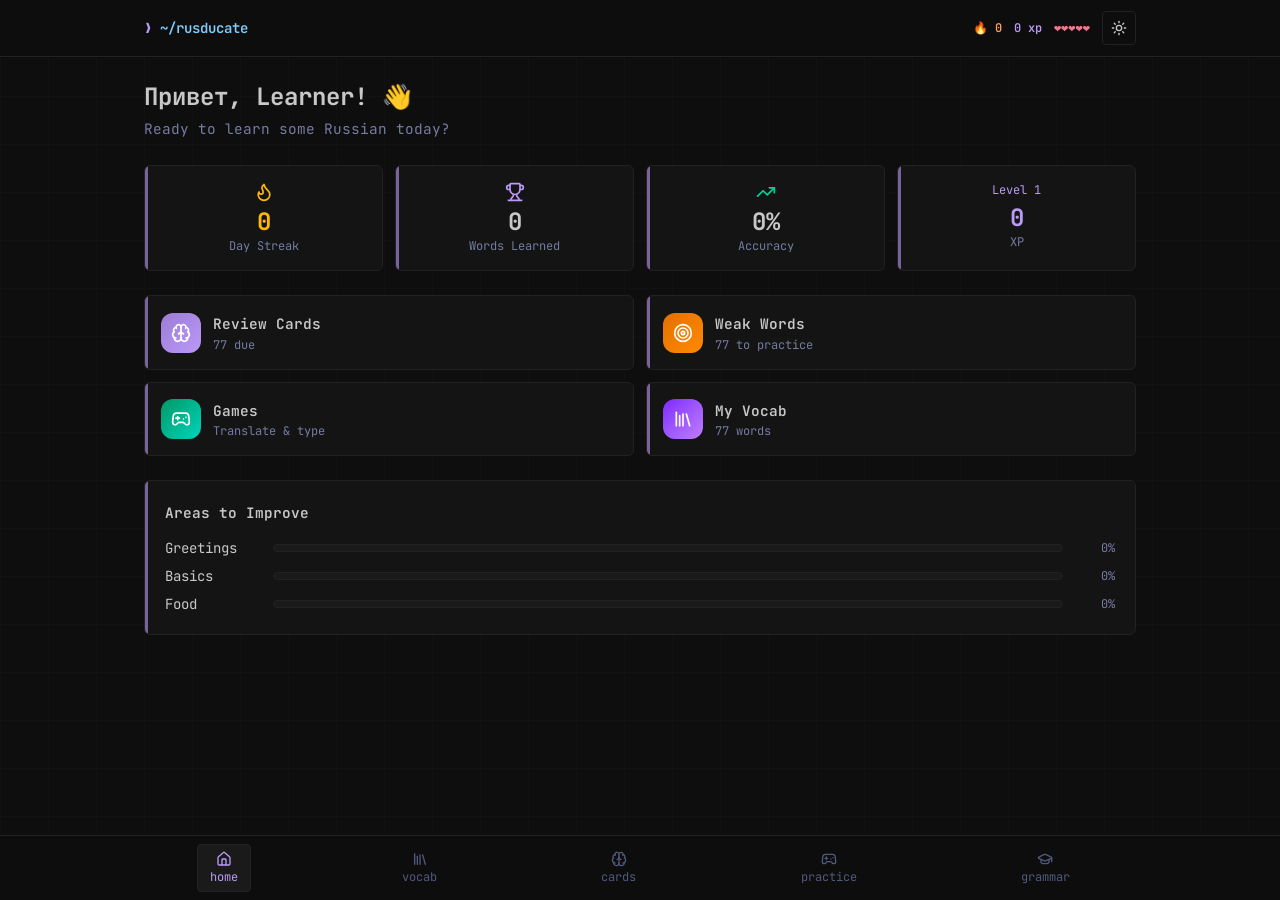
<file: rus/index.html>
<!doctype html>
<html lang="en">
  <head>
    <meta charset="UTF-8" />
    <link rel="icon" type="image/svg+xml" href="/rus/favicon.svg" />
    <meta name="viewport" content="width=device-width, initial-scale=1.0, viewport-fit=cover" />
    <meta name="theme-color" content="#0e0e0e" />
    <meta name="description" content="RusDucate — personalized Russian learning with spaced repetition" />
    <link rel="preconnect" href="https://fonts.googleapis.com" />
    <link rel="preconnect" href="https://fonts.gstatic.com" crossorigin />
    <link href="https://fonts.googleapis.com/css2?family=JetBrains+Mono:wght@400;500;600;700&display=swap" rel="stylesheet" />
    <title>RusDucate — Learn Russian</title>
    <script type="module" crossorigin src="/rus/assets/index-DxZnuaOC.js"></script>
    <link rel="stylesheet" crossorigin href="/rus/assets/index-D4FhPcSo.css">
  <link rel="manifest" href="/rus/manifest.webmanifest"><script id="vite-plugin-pwa:register-sw" src="/rus/registerSW.js"></script></head>
  <body>
    <div id="root"></div>
  </body>
</html>
</file>
<file: rus/assets/index-D4FhPcSo.css>
/*! tailwindcss v4.3.1 | MIT License | https://tailwindcss.com */
@layer properties{@supports (((-webkit-hyphens:none)) and (not (margin-trim:inline))) or ((-moz-orient:inline) and (not (color:rgb(from red r g b)))){*,:before,:after,::backdrop{--tw-translate-x:0;--tw-translate-y:0;--tw-translate-z:0;--tw-rotate-x:initial;--tw-rotate-y:initial;--tw-rotate-z:initial;--tw-skew-x:initial;--tw-skew-y:initial;--tw-space-y-reverse:0;--tw-border-style:solid;--tw-gradient-position:initial;--tw-gradient-from:#0000;--tw-gradient-via:#0000;--tw-gradient-to:#0000;--tw-gradient-stops:initial;--tw-gradient-via-stops:initial;--tw-gradient-from-position:0%;--tw-gradient-via-position:50%;--tw-gradient-to-position:100%;--tw-leading:initial;--tw-font-weight:initial;--tw-tracking:initial;--tw-shadow:0 0 #0000;--tw-shadow-color:initial;--tw-shadow-alpha:100%;--tw-inset-shadow:0 0 #0000;--tw-inset-shadow-color:initial;--tw-inset-shadow-alpha:100%;--tw-ring-color:initial;--tw-ring-shadow:0 0 #0000;--tw-inset-ring-color:initial;--tw-inset-ring-shadow:0 0 #0000;--tw-ring-inset:initial;--tw-ring-offset-width:0px;--tw-ring-offset-color:#fff;--tw-ring-offset-shadow:0 0 #0000;--tw-outline-style:solid;--tw-blur:initial;--tw-brightness:initial;--tw-contrast:initial;--tw-grayscale:initial;--tw-hue-rotate:initial;--tw-invert:initial;--tw-opacity:initial;--tw-saturate:initial;--tw-sepia:initial;--tw-drop-shadow:initial;--tw-drop-shadow-color:initial;--tw-drop-shadow-alpha:100%;--tw-drop-shadow-size:initial;--tw-backdrop-blur:initial;--tw-backdrop-brightness:initial;--tw-backdrop-contrast:initial;--tw-backdrop-grayscale:initial;--tw-backdrop-hue-rotate:initial;--tw-backdrop-invert:initial;--tw-backdrop-opacity:initial;--tw-backdrop-saturate:initial;--tw-backdrop-sepia:initial;--tw-duration:initial;--tw-scale-x:1;--tw-scale-y:1;--tw-scale-z:1}}}@layer theme{:root,:host{--font-sans:"JetBrains Mono", "SF Mono", "Menlo", monospace;--font-mono:"JetBrains Mono", "SF Mono", "Menlo", monospace;--color-red-300:oklch(80.8% .114 19.571);--color-red-400:oklch(70.4% .191 22.216);--color-red-500:oklch(63.7% .237 25.331);--color-red-600:oklch(57.7% .245 27.325);--color-orange-400:oklch(75% .183 55.934);--color-orange-500:oklch(70.5% .213 47.604);--color-orange-600:oklch(64.6% .222 41.116);--color-amber-100:oklch(96.2% .059 95.617);--color-amber-400:oklch(82.8% .189 84.429);--color-amber-500:oklch(76.9% .188 70.08);--color-amber-600:oklch(66.6% .179 58.318);--color-emerald-200:oklch(90.5% .093 164.15);--color-emerald-300:oklch(84.5% .143 164.978);--color-emerald-400:oklch(76.5% .177 163.223);--color-emerald-500:oklch(69.6% .17 162.48);--color-emerald-600:oklch(59.6% .145 163.225);--color-teal-400:oklch(77.7% .152 181.912);--color-violet-600:oklch(54.1% .281 293.009);--color-purple-400:oklch(71.4% .203 305.504);--color-white:#fff;--spacing:.25rem;--container-xs:20rem;--container-sm:24rem;--container-md:28rem;--container-lg:32rem;--container-5xl:64rem;--text-xs:.75rem;--text-xs--line-height:calc(1 / .75);--text-sm:.875rem;--text-sm--line-height:calc(1.25 / .875);--text-lg:1.125rem;--text-lg--line-height:calc(1.75 / 1.125);--text-xl:1.25rem;--text-xl--line-height:calc(1.75 / 1.25);--text-2xl:1.5rem;--text-2xl--line-height:calc(2 / 1.5);--text-3xl:1.875rem;--text-3xl--line-height:calc(2.25 / 1.875);--text-4xl:2.25rem;--text-4xl--line-height:calc(2.5 / 2.25);--text-5xl:3rem;--text-5xl--line-height:1;--font-weight-medium:500;--font-weight-semibold:600;--font-weight-bold:700;--tracking-wider:.05em;--leading-relaxed:1.625;--radius-sm:.25rem;--radius-md:.375rem;--radius-lg:.5rem;--radius-xl:.75rem;--animate-pulse:pulse 2s cubic-bezier(.4, 0, .6, 1) infinite;--blur-xl:24px;--default-transition-duration:.15s;--default-transition-timing-function:cubic-bezier(.4, 0, .2, 1);--default-font-family:var(--font-sans);--default-mono-font-family:var(--font-mono);--color-brand-300:#bb9af7;--color-brand-400:#bb9af7;--color-brand-500:#9d7cd8;--color-brand-600:#9d7cd8;--color-surface:#0e0e0e;--color-surface-raised:#1a1a1a;--color-surface-card:#141414;--color-cyan:#7dcfff}}@layer base{*,:after,:before,::backdrop{box-sizing:border-box;border:0 solid;margin:0;padding:0}::file-selector-button{box-sizing:border-box;border:0 solid;margin:0;padding:0}html,:host{-webkit-text-size-adjust:100%;tab-size:4;line-height:1.5;font-family:var(--default-font-family,ui-sans-serif, system-ui, sans-serif, "Apple Color Emoji", "Segoe UI Emoji", "Segoe UI Symbol", "Noto Color Emoji");font-feature-settings:var(--default-font-feature-settings,normal);font-variation-settings:var(--default-font-variation-settings,normal);-webkit-tap-highlight-color:transparent}hr{height:0;color:inherit;border-top-width:1px}abbr:where([title]){-webkit-text-decoration:underline dotted;text-decoration:underline dotted}h1,h2,h3,h4,h5,h6{font-size:inherit;font-weight:inherit}a{color:inherit;-webkit-text-decoration:inherit;-webkit-text-decoration:inherit;-webkit-text-decoration:inherit;-webkit-text-decoration:inherit;text-decoration:inherit}b,strong{font-weight:bolder}code,kbd,samp,pre{font-family:var(--default-mono-font-family,ui-monospace, SFMono-Regular, Menlo, Monaco, Consolas, "Liberation Mono", "Courier New", monospace);font-feature-settings:var(--default-mono-font-feature-settings,normal);font-variation-settings:var(--default-mono-font-variation-settings,normal);font-size:1em}small{font-size:80%}sub,sup{vertical-align:baseline;font-size:75%;line-height:0;position:relative}sub{bottom:-.25em}sup{top:-.5em}table{text-indent:0;border-color:inherit;border-collapse:collapse}:-moz-focusring{outline:auto}progress{vertical-align:baseline}summary{display:list-item}ol,ul,menu{list-style:none}img,svg,video,canvas,audio,iframe,embed,object{vertical-align:middle;display:block}img,video{max-width:100%;height:auto}button,input,select,optgroup,textarea{font:inherit;font-feature-settings:inherit;font-variation-settings:inherit;letter-spacing:inherit;color:inherit;opacity:1;background-color:#0000;border-radius:0}::file-selector-button{font:inherit;font-feature-settings:inherit;font-variation-settings:inherit;letter-spacing:inherit;color:inherit;opacity:1;background-color:#0000;border-radius:0}:where(select:is([multiple],[size])) optgroup{font-weight:bolder}:where(select:is([multiple],[size])) optgroup option{padding-inline-start:20px}::file-selector-button{margin-inline-end:4px}::placeholder{opacity:1}@supports (not ((-webkit-appearance:-apple-pay-button))) or (contain-intrinsic-size:1px){::placeholder{color:currentColor}@supports (color:color-mix(in lab, red, red)){::placeholder{color:color-mix(in oklab, currentcolor 50%, transparent)}}}textarea{resize:vertical}::-webkit-search-decoration{-webkit-appearance:none}::-webkit-date-and-time-value{min-height:1lh;text-align:inherit}::-webkit-datetime-edit{display:inline-flex}::-webkit-datetime-edit-fields-wrapper{padding:0}::-webkit-datetime-edit{padding-block:0}::-webkit-datetime-edit-year-field{padding-block:0}::-webkit-datetime-edit-month-field{padding-block:0}::-webkit-datetime-edit-day-field{padding-block:0}::-webkit-datetime-edit-hour-field{padding-block:0}::-webkit-datetime-edit-minute-field{padding-block:0}::-webkit-datetime-edit-second-field{padding-block:0}::-webkit-datetime-edit-millisecond-field{padding-block:0}::-webkit-datetime-edit-meridiem-field{padding-block:0}::-webkit-calendar-picker-indicator{line-height:1}:-moz-ui-invalid{box-shadow:none}button,input:where([type=button],[type=reset],[type=submit]){appearance:button}::file-selector-button{appearance:button}::-webkit-inner-spin-button{height:auto}::-webkit-outer-spin-button{height:auto}[hidden]:where(:not([hidden=until-found])){display:none!important}}@layer components;@layer utilities{.absolute{position:absolute}.fixed{position:fixed}.relative{position:relative}.sticky{position:sticky}.inset-x-0{inset-inline:0}.top-0{top:0}.top-1\/2{top:50%}.bottom-0{bottom:0}.left-0{left:0}.left-3{left:calc(var(--spacing) * 3)}.z-50{z-index:50}.mx-auto{margin-inline:auto}.mt-1{margin-top:var(--spacing)}.mt-2{margin-top:calc(var(--spacing) * 2)}.mt-3{margin-top:calc(var(--spacing) * 3)}.mt-4{margin-top:calc(var(--spacing) * 4)}.mt-6{margin-top:calc(var(--spacing) * 6)}.mb-1{margin-bottom:var(--spacing)}.mb-2{margin-bottom:calc(var(--spacing) * 2)}.mb-3{margin-bottom:calc(var(--spacing) * 3)}.mb-4{margin-bottom:calc(var(--spacing) * 4)}.mb-6{margin-bottom:calc(var(--spacing) * 6)}.ml-2{margin-left:calc(var(--spacing) * 2)}.flex{display:flex}.grid{display:grid}.hidden{display:none}.inline-block{display:inline-block}.inline-flex{display:inline-flex}.table{display:table}.h-1\.5{height:calc(var(--spacing) * 1.5)}.h-2{height:calc(var(--spacing) * 2)}.h-2\.5{height:calc(var(--spacing) * 2.5)}.h-3{height:calc(var(--spacing) * 3)}.h-4{height:calc(var(--spacing) * 4)}.h-5{height:calc(var(--spacing) * 5)}.h-10{height:calc(var(--spacing) * 10)}.h-14{height:calc(var(--spacing) * 14)}.h-full{height:100%}.min-h-\[48px\]{min-height:48px}.min-h-\[200px\]{min-height:200px}.min-h-dvh{min-height:100dvh}.w-2\.5{width:calc(var(--spacing) * 2.5)}.w-3{width:calc(var(--spacing) * 3)}.w-4{width:calc(var(--spacing) * 4)}.w-5{width:calc(var(--spacing) * 5)}.w-10{width:calc(var(--spacing) * 10)}.w-24{width:calc(var(--spacing) * 24)}.w-\[3px\]{width:3px}.w-full{width:100%}.max-w-5xl{max-width:var(--container-5xl)}.max-w-lg{max-width:var(--container-lg)}.max-w-md{max-width:var(--container-md)}.max-w-sm{max-width:var(--container-sm)}.max-w-xs{max-width:var(--container-xs)}.min-w-0{min-width:0}.min-w-\[3rem\]{min-width:3rem}.min-w-\[200px\]{min-width:200px}.flex-1{flex:1}.shrink-0{flex-shrink:0}.-translate-y-1\/2{--tw-translate-y:calc(calc(1 / 2 * 100%) * -1);translate:var(--tw-translate-x) var(--tw-translate-y)}.transform{transform:var(--tw-rotate-x,) var(--tw-rotate-y,) var(--tw-rotate-z,) var(--tw-skew-x,) var(--tw-skew-y,)}.animate-pulse{animation:var(--animate-pulse)}.cursor-pointer{cursor:pointer}.grid-cols-1{grid-template-columns:repeat(1,minmax(0,1fr))}.grid-cols-2{grid-template-columns:repeat(2,minmax(0,1fr))}.grid-cols-4{grid-template-columns:repeat(4,minmax(0,1fr))}.flex-col{flex-direction:column}.flex-wrap{flex-wrap:wrap}.items-baseline{align-items:baseline}.items-center{align-items:center}.items-start{align-items:flex-start}.justify-around{justify-content:space-around}.justify-between{justify-content:space-between}.justify-center{justify-content:center}.justify-end{justify-content:flex-end}.gap-0\.5{gap:calc(var(--spacing) * .5)}.gap-1{gap:var(--spacing)}.gap-1\.5{gap:calc(var(--spacing) * 1.5)}.gap-2{gap:calc(var(--spacing) * 2)}.gap-3{gap:calc(var(--spacing) * 3)}:where(.space-y-2>:not(:last-child)){--tw-space-y-reverse:0;margin-block-start:calc(calc(var(--spacing) * 2) * var(--tw-space-y-reverse));margin-block-end:calc(calc(var(--spacing) * 2) * calc(1 - var(--tw-space-y-reverse)))}:where(.space-y-3>:not(:last-child)){--tw-space-y-reverse:0;margin-block-start:calc(calc(var(--spacing) * 3) * var(--tw-space-y-reverse));margin-block-end:calc(calc(var(--spacing) * 3) * calc(1 - var(--tw-space-y-reverse)))}:where(.space-y-4>:not(:last-child)){--tw-space-y-reverse:0;margin-block-start:calc(calc(var(--spacing) * 4) * var(--tw-space-y-reverse));margin-block-end:calc(calc(var(--spacing) * 4) * calc(1 - var(--tw-space-y-reverse)))}:where(.space-y-6>:not(:last-child)){--tw-space-y-reverse:0;margin-block-start:calc(calc(var(--spacing) * 6) * var(--tw-space-y-reverse));margin-block-end:calc(calc(var(--spacing) * 6) * calc(1 - var(--tw-space-y-reverse)))}.truncate{text-overflow:ellipsis;white-space:nowrap;overflow:hidden}.overflow-hidden{overflow:hidden}.overflow-x-auto{overflow-x:auto}.rounded-full{border-radius:3.40282e38px}.rounded-lg{border-radius:var(--radius-lg)}.rounded-md{border-radius:var(--radius-md)}.rounded-sm{border-radius:var(--radius-sm)}.rounded-xl{border-radius:var(--radius-xl)}.border{border-style:var(--tw-border-style);border-width:1px}.border-2{border-style:var(--tw-border-style);border-width:2px}.border-t{border-top-style:var(--tw-border-style);border-top-width:1px}.border-b{border-bottom-style:var(--tw-border-style);border-bottom-width:1px}.border-\[\#7aa2f7\]\/20{border-color:oklab(71.8977% -.0133505 -.131483/.2)}.border-\[\#9d7cd8\]{border-color:#9d7cd8}.border-\[\#222222\]{border-color:#222}.border-\[\#363636\]{border-color:#363636}.border-brand-500{border-color:var(--color-brand-500)}.border-brand-500\/20{border-color:#9d7cd833}@supports (color:color-mix(in lab, red, red)){.border-brand-500\/20{border-color:color-mix(in oklab, var(--color-brand-500) 20%, transparent)}}.border-brand-500\/30{border-color:#9d7cd84d}@supports (color:color-mix(in lab, red, red)){.border-brand-500\/30{border-color:color-mix(in oklab, var(--color-brand-500) 30%, transparent)}}.border-emerald-500{border-color:var(--color-emerald-500)}.border-emerald-500\/30{border-color:#00bb7f4d}@supports (color:color-mix(in lab, red, red)){.border-emerald-500\/30{border-color:color-mix(in oklab, var(--color-emerald-500) 30%, transparent)}}.border-red-500{border-color:var(--color-red-500)}.border-red-500\/20{border-color:#fb2c3633}@supports (color:color-mix(in lab, red, red)){.border-red-500\/20{border-color:color-mix(in oklab, var(--color-red-500) 20%, transparent)}}.border-red-500\/30{border-color:#fb2c364d}@supports (color:color-mix(in lab, red, red)){.border-red-500\/30{border-color:color-mix(in oklab, var(--color-red-500) 30%, transparent)}}.border-transparent{border-color:#0000}.bg-\[\#0e0e0e\]\/92{background-color:oklab(16.3758% -4.47035e-8 0/.92)}.bg-\[\#0e0e0e\]\/95{background-color:oklab(16.3758% -4.47035e-8 0/.95)}.bg-\[\#7aa2f7\]\/10{background-color:oklab(71.8977% -.0133505 -.131483/.1)}.bg-\[\#9ece6a\]{background-color:#9ece6a}.bg-\[\#080808\]{background-color:#080808}.bg-\[\#e0af68\]{background-color:#e0af68}.bg-\[\#ff5370\]{background-color:#ff5370}.bg-amber-500\/10{background-color:#f99c001a}@supports (color:color-mix(in lab, red, red)){.bg-amber-500\/10{background-color:color-mix(in oklab, var(--color-amber-500) 10%, transparent)}}.bg-amber-500\/70{background-color:#f99c00b3}@supports (color:color-mix(in lab, red, red)){.bg-amber-500\/70{background-color:color-mix(in oklab, var(--color-amber-500) 70%, transparent)}}.bg-brand-400{background-color:var(--color-brand-400)}.bg-brand-500{background-color:var(--color-brand-500)}.bg-brand-500\/10{background-color:#9d7cd81a}@supports (color:color-mix(in lab, red, red)){.bg-brand-500\/10{background-color:color-mix(in oklab, var(--color-brand-500) 10%, transparent)}}.bg-brand-600\/20{background-color:#9d7cd833}@supports (color:color-mix(in lab, red, red)){.bg-brand-600\/20{background-color:color-mix(in oklab, var(--color-brand-600) 20%, transparent)}}.bg-brand-600\/30{background-color:#9d7cd84d}@supports (color:color-mix(in lab, red, red)){.bg-brand-600\/30{background-color:color-mix(in oklab, var(--color-brand-600) 30%, transparent)}}.bg-brand-600\/80{background-color:#9d7cd8cc}@supports (color:color-mix(in lab, red, red)){.bg-brand-600\/80{background-color:color-mix(in oklab, var(--color-brand-600) 80%, transparent)}}.bg-emerald-500\/10{background-color:#00bb7f1a}@supports (color:color-mix(in lab, red, red)){.bg-emerald-500\/10{background-color:color-mix(in oklab, var(--color-emerald-500) 10%, transparent)}}.bg-emerald-600\/80{background-color:#009767cc}@supports (color:color-mix(in lab, red, red)){.bg-emerald-600\/80{background-color:color-mix(in oklab, var(--color-emerald-600) 80%, transparent)}}.bg-orange-600\/80{background-color:#f05100cc}@supports (color:color-mix(in lab, red, red)){.bg-orange-600\/80{background-color:color-mix(in oklab, var(--color-orange-600) 80%, transparent)}}.bg-red-500\/5{background-color:#fb2c360d}@supports (color:color-mix(in lab, red, red)){.bg-red-500\/5{background-color:color-mix(in oklab, var(--color-red-500) 5%, transparent)}}.bg-red-500\/10{background-color:#fb2c361a}@supports (color:color-mix(in lab, red, red)){.bg-red-500\/10{background-color:color-mix(in oklab, var(--color-red-500) 10%, transparent)}}.bg-red-600\/80{background-color:#e40014cc}@supports (color:color-mix(in lab, red, red)){.bg-red-600\/80{background-color:color-mix(in oklab, var(--color-red-600) 80%, transparent)}}.bg-surface{background-color:var(--color-surface)}.bg-surface-card{background-color:var(--color-surface-card)}.bg-surface-raised{background-color:var(--color-surface-raised)}.bg-transparent{background-color:#0000}.bg-gradient-to-br{--tw-gradient-position:to bottom right in oklab;background-image:linear-gradient(var(--tw-gradient-stops))}.bg-gradient-to-r{--tw-gradient-position:to right in oklab;background-image:linear-gradient(var(--tw-gradient-stops))}.from-amber-600{--tw-gradient-from:var(--color-amber-600);--tw-gradient-stops:var(--tw-gradient-via-stops,var(--tw-gradient-position), var(--tw-gradient-from) var(--tw-gradient-from-position), var(--tw-gradient-to) var(--tw-gradient-to-position))}.from-brand-600{--tw-gradient-from:var(--color-brand-600);--tw-gradient-stops:var(--tw-gradient-via-stops,var(--tw-gradient-position), var(--tw-gradient-from) var(--tw-gradient-from-position), var(--tw-gradient-to) var(--tw-gradient-to-position))}.from-emerald-600{--tw-gradient-from:var(--color-emerald-600);--tw-gradient-stops:var(--tw-gradient-via-stops,var(--tw-gradient-position), var(--tw-gradient-from) var(--tw-gradient-from-position), var(--tw-gradient-to) var(--tw-gradient-to-position))}.from-violet-600{--tw-gradient-from:var(--color-violet-600);--tw-gradient-stops:var(--tw-gradient-via-stops,var(--tw-gradient-position), var(--tw-gradient-from) var(--tw-gradient-from-position), var(--tw-gradient-to) var(--tw-gradient-to-position))}.to-brand-300{--tw-gradient-to:var(--color-brand-300);--tw-gradient-stops:var(--tw-gradient-via-stops,var(--tw-gradient-position), var(--tw-gradient-from) var(--tw-gradient-from-position), var(--tw-gradient-to) var(--tw-gradient-to-position))}.to-brand-400{--tw-gradient-to:var(--color-brand-400);--tw-gradient-stops:var(--tw-gradient-via-stops,var(--tw-gradient-position), var(--tw-gradient-from) var(--tw-gradient-from-position), var(--tw-gradient-to) var(--tw-gradient-to-position))}.to-orange-400{--tw-gradient-to:var(--color-orange-400);--tw-gradient-stops:var(--tw-gradient-via-stops,var(--tw-gradient-position), var(--tw-gradient-from) var(--tw-gradient-from-position), var(--tw-gradient-to) var(--tw-gradient-to-position))}.to-purple-400{--tw-gradient-to:var(--color-purple-400);--tw-gradient-stops:var(--tw-gradient-via-stops,var(--tw-gradient-position), var(--tw-gradient-from) var(--tw-gradient-from-position), var(--tw-gradient-to) var(--tw-gradient-to-position))}.to-teal-400{--tw-gradient-to:var(--color-teal-400);--tw-gradient-stops:var(--tw-gradient-via-stops,var(--tw-gradient-position), var(--tw-gradient-from) var(--tw-gradient-from-position), var(--tw-gradient-to) var(--tw-gradient-to-position))}.\!p-0{padding:0!important}.\!p-4{padding:calc(var(--spacing) * 4)!important}.\!p-6{padding:calc(var(--spacing) * 6)!important}.\!p-8{padding:calc(var(--spacing) * 8)!important}.p-2{padding:calc(var(--spacing) * 2)}.p-3{padding:calc(var(--spacing) * 3)}.p-4{padding:calc(var(--spacing) * 4)}.p-5{padding:calc(var(--spacing) * 5)}.p-6{padding:calc(var(--spacing) * 6)}.\!px-3{padding-inline:calc(var(--spacing) * 3)!important}.px-2{padding-inline:calc(var(--spacing) * 2)}.px-3{padding-inline:calc(var(--spacing) * 3)}.px-4{padding-inline:calc(var(--spacing) * 4)}.px-5{padding-inline:calc(var(--spacing) * 5)}.\!py-3{padding-block:calc(var(--spacing) * 3)!important}.py-0\.5{padding-block:calc(var(--spacing) * .5)}.py-1{padding-block:var(--spacing)}.py-1\.5{padding-block:calc(var(--spacing) * 1.5)}.py-2{padding-block:calc(var(--spacing) * 2)}.py-2\.5{padding-block:calc(var(--spacing) * 2.5)}.py-3{padding-block:calc(var(--spacing) * 3)}.py-6{padding-block:calc(var(--spacing) * 6)}.py-16{padding-block:calc(var(--spacing) * 16)}.pt-2{padding-top:calc(var(--spacing) * 2)}.pr-4{padding-right:calc(var(--spacing) * 4)}.pb-1{padding-bottom:var(--spacing)}.pb-5{padding-bottom:calc(var(--spacing) * 5)}.pb-24{padding-bottom:calc(var(--spacing) * 24)}.pl-10{padding-left:calc(var(--spacing) * 10)}.text-center{text-align:center}.text-left{text-align:left}.text-right{text-align:right}.font-mono{font-family:var(--font-mono)}.font-sans{font-family:var(--font-sans)}.text-2xl{font-size:var(--text-2xl);line-height:var(--tw-leading,var(--text-2xl--line-height))}.text-3xl{font-size:var(--text-3xl);line-height:var(--tw-leading,var(--text-3xl--line-height))}.text-4xl{font-size:var(--text-4xl);line-height:var(--tw-leading,var(--text-4xl--line-height))}.text-5xl{font-size:var(--text-5xl);line-height:var(--tw-leading,var(--text-5xl--line-height))}.text-lg{font-size:var(--text-lg);line-height:var(--tw-leading,var(--text-lg--line-height))}.text-sm{font-size:var(--text-sm);line-height:var(--tw-leading,var(--text-sm--line-height))}.text-xl{font-size:var(--text-xl);line-height:var(--tw-leading,var(--text-xl--line-height))}.text-xs{font-size:var(--text-xs);line-height:var(--tw-leading,var(--text-xs--line-height))}.leading-relaxed{--tw-leading:var(--leading-relaxed);line-height:var(--leading-relaxed)}.font-bold{--tw-font-weight:var(--font-weight-bold);font-weight:var(--font-weight-bold)}.font-medium{--tw-font-weight:var(--font-weight-medium);font-weight:var(--font-weight-medium)}.font-semibold{--tw-font-weight:var(--font-weight-semibold);font-weight:var(--font-weight-semibold)}.tracking-wider{--tw-tracking:var(--tracking-wider);letter-spacing:var(--tracking-wider)}.whitespace-nowrap{white-space:nowrap}.text-\[\#7aa2f7\]{color:#7aa2f7}.text-\[\#9ece6a\]{color:#9ece6a}.text-\[\#747ca1\]{color:#747ca1}.text-\[\#51597d\]{color:#51597d}.text-\[\#c8c8c8\]{color:#c8c8c8}.text-\[\#f7768e\]{color:#f7768e}.text-\[\#ff9e64\]{color:#ff9e64}.text-amber-100{color:var(--color-amber-100)}.text-amber-400{color:var(--color-amber-400)}.text-amber-400\/70{color:#fcbb00b3}@supports (color:color-mix(in lab, red, red)){.text-amber-400\/70{color:color-mix(in oklab, var(--color-amber-400) 70%, transparent)}}.text-amber-400\/80{color:#fcbb00cc}@supports (color:color-mix(in lab, red, red)){.text-amber-400\/80{color:color-mix(in oklab, var(--color-amber-400) 80%, transparent)}}.text-brand-300{color:var(--color-brand-300)}.text-brand-400{color:var(--color-brand-400)}.text-cyan{color:var(--color-cyan)}.text-emerald-200{color:var(--color-emerald-200)}.text-emerald-300{color:var(--color-emerald-300)}.text-emerald-400{color:var(--color-emerald-400)}.text-red-300{color:var(--color-red-300)}.text-red-400{color:var(--color-red-400)}.text-white{color:var(--color-white)}.uppercase{text-transform:uppercase}.italic{font-style:italic}.opacity-60{opacity:.6}.shadow-\[0_8px_32px_rgba\(0\,0\,0\,0\.45\)\]{--tw-shadow:0 8px 32px var(--tw-shadow-color,#00000073);box-shadow:var(--tw-inset-shadow), var(--tw-inset-ring-shadow), var(--tw-ring-offset-shadow), var(--tw-ring-shadow), var(--tw-shadow)}.outline{outline-style:var(--tw-outline-style);outline-width:1px}.filter{filter:var(--tw-blur,) var(--tw-brightness,) var(--tw-contrast,) var(--tw-grayscale,) var(--tw-hue-rotate,) var(--tw-invert,) var(--tw-saturate,) var(--tw-sepia,) var(--tw-drop-shadow,)}.backdrop-blur-xl{--tw-backdrop-blur:blur(var(--blur-xl));-webkit-backdrop-filter:var(--tw-backdrop-blur,) var(--tw-backdrop-brightness,) var(--tw-backdrop-contrast,) var(--tw-backdrop-grayscale,) var(--tw-backdrop-hue-rotate,) var(--tw-backdrop-invert,) var(--tw-backdrop-opacity,) var(--tw-backdrop-saturate,) var(--tw-backdrop-sepia,);backdrop-filter:var(--tw-backdrop-blur,) var(--tw-backdrop-brightness,) var(--tw-backdrop-contrast,) var(--tw-backdrop-grayscale,) var(--tw-backdrop-hue-rotate,) var(--tw-backdrop-invert,) var(--tw-backdrop-opacity,) var(--tw-backdrop-saturate,) var(--tw-backdrop-sepia,)}.transition-all{transition-property:all;transition-timing-function:var(--tw-ease,var(--default-transition-timing-function));transition-duration:var(--tw-duration,var(--default-transition-duration))}.transition-colors{transition-property:color,background-color,border-color,outline-color,text-decoration-color,fill,stroke,--tw-gradient-from,--tw-gradient-via,--tw-gradient-to;transition-timing-function:var(--tw-ease,var(--default-transition-timing-function));transition-duration:var(--tw-duration,var(--default-transition-duration))}.duration-300{--tw-duration:.3s;transition-duration:.3s}.duration-500{--tw-duration:.5s;transition-duration:.5s}@media (hover:hover){.group-hover\:translate-y-\[-2px\]:is(:where(.group):hover *){--tw-translate-y:-2px;translate:var(--tw-translate-x) var(--tw-translate-y)}.hover\:border-\[\#222222\]:hover{border-color:#222}.hover\:border-\[\#363636\]:hover{border-color:#363636}.hover\:border-brand-400:hover{border-color:var(--color-brand-400)}.hover\:border-brand-500\/30:hover{border-color:#9d7cd84d}@supports (color:color-mix(in lab, red, red)){.hover\:border-brand-500\/30:hover{border-color:color-mix(in oklab, var(--color-brand-500) 30%, transparent)}}.hover\:border-red-500\/30:hover{border-color:#fb2c364d}@supports (color:color-mix(in lab, red, red)){.hover\:border-red-500\/30:hover{border-color:color-mix(in oklab, var(--color-red-500) 30%, transparent)}}.hover\:bg-brand-500:hover{background-color:var(--color-brand-500)}.hover\:bg-brand-500\/15:hover{background-color:#9d7cd826}@supports (color:color-mix(in lab, red, red)){.hover\:bg-brand-500\/15:hover{background-color:color-mix(in oklab, var(--color-brand-500) 15%, transparent)}}.hover\:bg-brand-600\/30:hover{background-color:#9d7cd84d}@supports (color:color-mix(in lab, red, red)){.hover\:bg-brand-600\/30:hover{background-color:color-mix(in oklab, var(--color-brand-600) 30%, transparent)}}.hover\:bg-emerald-500:hover{background-color:var(--color-emerald-500)}.hover\:bg-orange-500:hover{background-color:var(--color-orange-500)}.hover\:bg-red-500:hover{background-color:var(--color-red-500)}.hover\:bg-red-500\/20:hover{background-color:#fb2c3633}@supports (color:color-mix(in lab, red, red)){.hover\:bg-red-500\/20:hover{background-color:color-mix(in oklab, var(--color-red-500) 20%, transparent)}}.hover\:bg-surface-raised:hover{background-color:var(--color-surface-raised)}.hover\:text-\[\#c8c8c8\]:hover{color:#c8c8c8}.hover\:text-brand-300:hover{color:var(--color-brand-300)}.hover\:text-cyan:hover{color:var(--color-cyan)}.hover\:text-red-400:hover{color:var(--color-red-400)}.hover\:underline:hover{text-decoration-line:underline}}.focus\:border-brand-500:focus{border-color:var(--color-brand-500)}.focus\:outline-none:focus{--tw-outline-style:none;outline-style:none}.active\:scale-95:active{--tw-scale-x:95%;--tw-scale-y:95%;--tw-scale-z:95%;scale:var(--tw-scale-x) var(--tw-scale-y)}.active\:scale-\[0\.98\]:active{scale:.98}.disabled\:pointer-events-none:disabled{pointer-events:none}.disabled\:opacity-50:disabled{opacity:.5}@media (width>=40rem){.sm\:flex{display:flex}.sm\:grid-cols-2{grid-template-columns:repeat(2,minmax(0,1fr))}.sm\:grid-cols-4{grid-template-columns:repeat(4,minmax(0,1fr))}}}html{scroll-behavior:smooth}body{font-family:var(--font-sans);background:var(--color-surface);color:#c8c8c8;-webkit-font-smoothing:antialiased;min-height:100dvh;font-size:.9rem;line-height:1.7}body:before{content:"";opacity:.18;pointer-events:none;z-index:0;background-image:linear-gradient(#222 1px,#0000 1px),linear-gradient(90deg,#222 1px,#0000 1px);background-size:48px 48px;position:fixed;inset:0}#root{z-index:1;position:relative}.font-russian{font-family:var(--font-sans);letter-spacing:.01em}@keyframes flip-in{0%{opacity:0;transform:rotateY(90deg)}to{opacity:1;transform:rotateY(0)}}@keyframes slide-up{0%{opacity:0;transform:translateY(12px)}to{opacity:1;transform:translateY(0)}}@keyframes pulse-heart{0%,to{transform:scale(1)}50%{transform:scale(1.15)}}@keyframes shake{0%,to{transform:translate(0)}25%{transform:translate(-6px)}75%{transform:translate(6px)}}.animate-flip-in{animation:.35s both flip-in}.animate-slide-up{animation:.4s both slide-up}.animate-pulse-heart{animation:.4s pulse-heart}.animate-shake{animation:.35s shake}.card-3d{perspective:1000px}.card-inner{min-height:280px;transform-style:preserve-3d;transition:transform .5s cubic-bezier(.4,0,.2,1);position:relative}.card-inner.flipped{transform:rotateY(180deg)}.card-face{backface-visibility:hidden;position:absolute;inset:0;transform:rotateY(0)}.card-back{transform:rotateY(180deg)}.card-inner.flipped .card-front,.card-inner:not(.flipped) .card-back{visibility:hidden}@property --tw-translate-x{syntax:"*";inherits:false;initial-value:0}@property --tw-translate-y{syntax:"*";inherits:false;initial-value:0}@property --tw-translate-z{syntax:"*";inherits:false;initial-value:0}@property --tw-rotate-x{syntax:"*";inherits:false}@property --tw-rotate-y{syntax:"*";inherits:false}@property --tw-rotate-z{syntax:"*";inherits:false}@property --tw-skew-x{syntax:"*";inherits:false}@property --tw-skew-y{syntax:"*";inherits:false}@property --tw-space-y-reverse{syntax:"*";inherits:false;initial-value:0}@property --tw-border-style{syntax:"*";inherits:false;initial-value:solid}@property --tw-gradient-position{syntax:"*";inherits:false}@property --tw-gradient-from{syntax:"<color>";inherits:false;initial-value:#0000}@property --tw-gradient-via{syntax:"<color>";inherits:false;initial-value:#0000}@property --tw-gradient-to{syntax:"<color>";inherits:false;initial-value:#0000}@property --tw-gradient-stops{syntax:"*";inherits:false}@property --tw-gradient-via-stops{syntax:"*";inherits:false}@property --tw-gradient-from-position{syntax:"<length-percentage>";inherits:false;initial-value:0%}@property --tw-gradient-via-position{syntax:"<length-percentage>";inherits:false;initial-value:50%}@property --tw-gradient-to-position{syntax:"<length-percentage>";inherits:false;initial-value:100%}@property --tw-leading{syntax:"*";inherits:false}@property --tw-font-weight{syntax:"*";inherits:false}@property --tw-tracking{syntax:"*";inherits:false}@property --tw-shadow{syntax:"*";inherits:false;initial-value:0 0 #0000}@property --tw-shadow-color{syntax:"*";inherits:false}@property --tw-shadow-alpha{syntax:"<percentage>";inherits:false;initial-value:100%}@property --tw-inset-shadow{syntax:"*";inherits:false;initial-value:0 0 #0000}@property --tw-inset-shadow-color{syntax:"*";inherits:false}@property --tw-inset-shadow-alpha{syntax:"<percentage>";inherits:false;initial-value:100%}@property --tw-ring-color{syntax:"*";inherits:false}@property --tw-ring-shadow{syntax:"*";inherits:false;initial-value:0 0 #0000}@property --tw-inset-ring-color{syntax:"*";inherits:false}@property --tw-inset-ring-shadow{syntax:"*";inherits:false;initial-value:0 0 #0000}@property --tw-ring-inset{syntax:"*";inherits:false}@property --tw-ring-offset-width{syntax:"<length>";inherits:false;initial-value:0}@property --tw-ring-offset-color{syntax:"*";inherits:false;initial-value:#fff}@property --tw-ring-offset-shadow{syntax:"*";inherits:false;initial-value:0 0 #0000}@property --tw-outline-style{syntax:"*";inherits:false;initial-value:solid}@property --tw-blur{syntax:"*";inherits:false}@property --tw-brightness{syntax:"*";inherits:false}@property --tw-contrast{syntax:"*";inherits:false}@property --tw-grayscale{syntax:"*";inherits:false}@property --tw-hue-rotate{syntax:"*";inherits:false}@property --tw-invert{syntax:"*";inherits:false}@property --tw-opacity{syntax:"*";inherits:false}@property --tw-saturate{syntax:"*";inherits:false}@property --tw-sepia{syntax:"*";inherits:false}@property --tw-drop-shadow{syntax:"*";inherits:false}@property --tw-drop-shadow-color{syntax:"*";inherits:false}@property --tw-drop-shadow-alpha{syntax:"<percentage>";inherits:false;initial-value:100%}@property --tw-drop-shadow-size{syntax:"*";inherits:false}@property --tw-backdrop-blur{syntax:"*";inherits:false}@property --tw-backdrop-brightness{syntax:"*";inherits:false}@property --tw-backdrop-contrast{syntax:"*";inherits:false}@property --tw-backdrop-grayscale{syntax:"*";inherits:false}@property --tw-backdrop-hue-rotate{syntax:"*";inherits:false}@property --tw-backdrop-invert{syntax:"*";inherits:false}@property --tw-backdrop-opacity{syntax:"*";inherits:false}@property --tw-backdrop-saturate{syntax:"*";inherits:false}@property --tw-backdrop-sepia{syntax:"*";inherits:false}@property --tw-duration{syntax:"*";inherits:false}@property --tw-scale-x{syntax:"*";inherits:false;initial-value:1}@property --tw-scale-y{syntax:"*";inherits:false;initial-value:1}@property --tw-scale-z{syntax:"*";inherits:false;initial-value:1}@keyframes pulse{50%{opacity:.5}}
</file>
